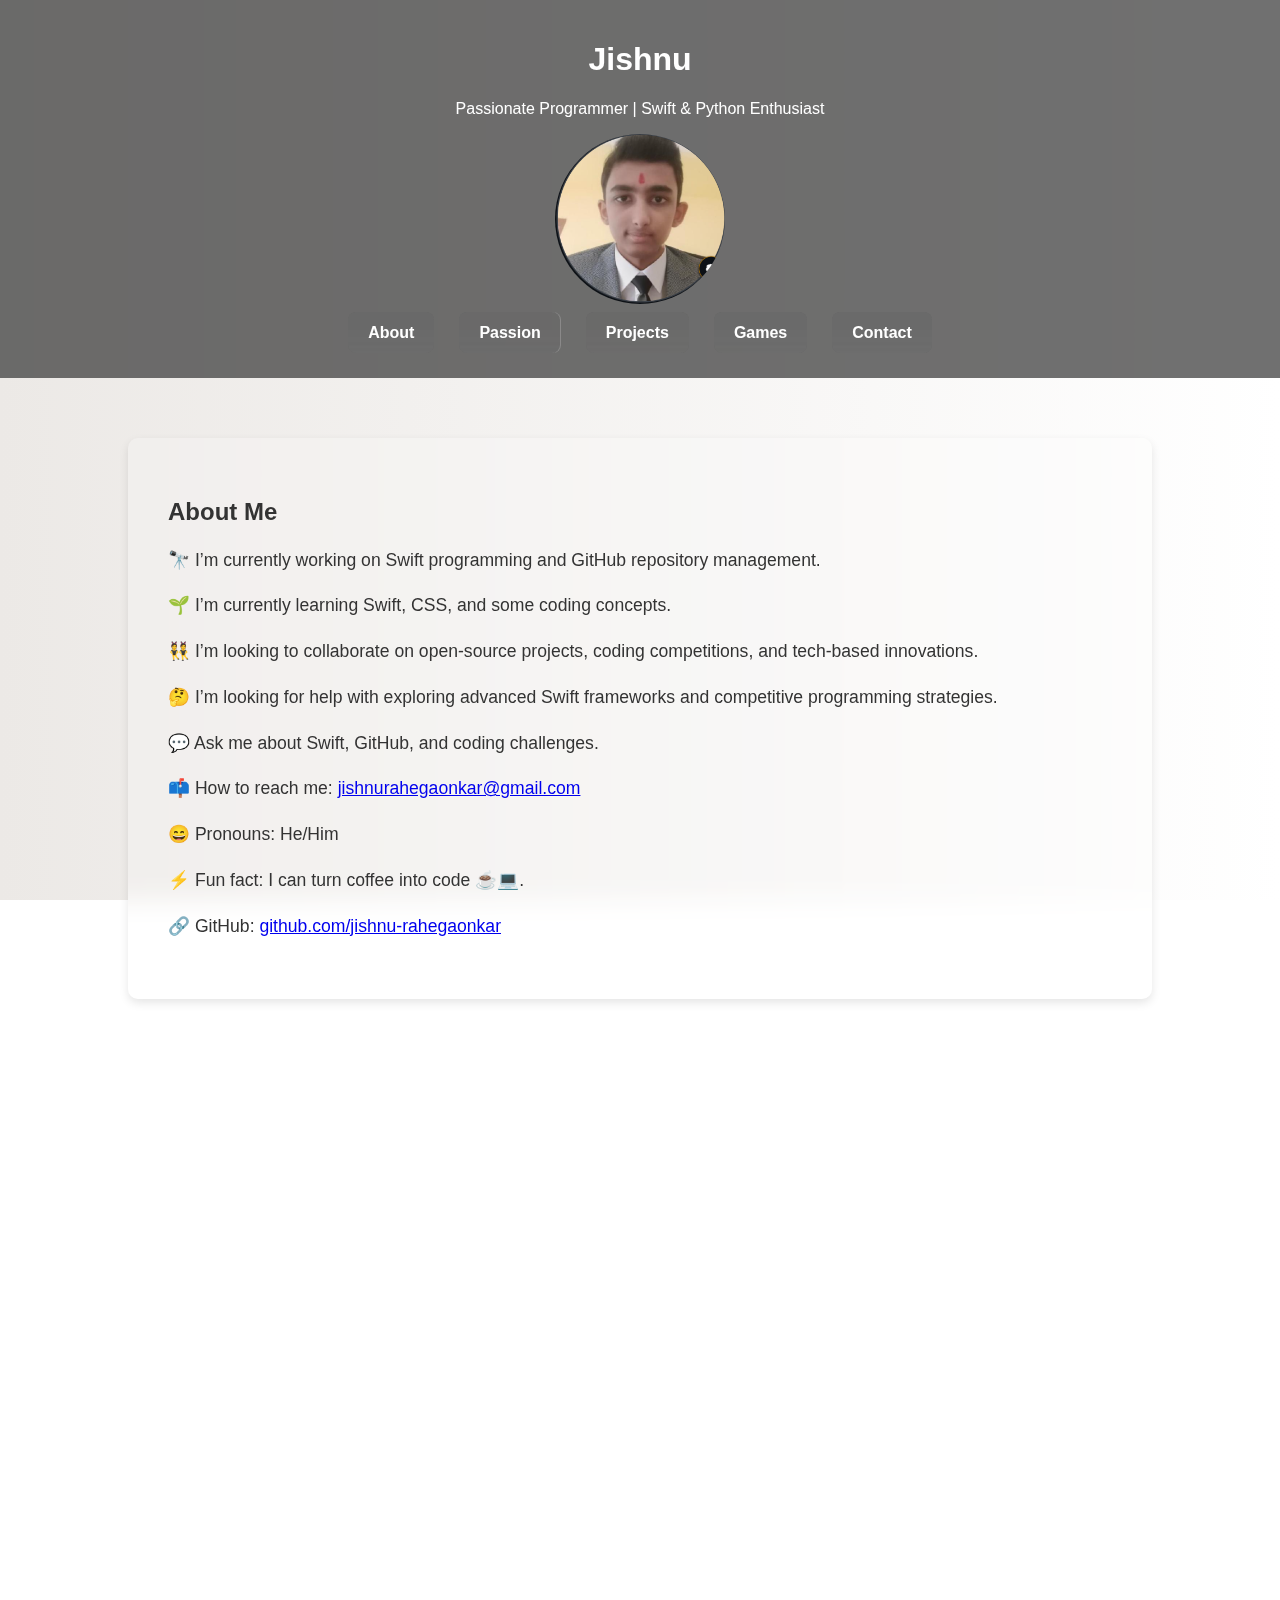
<file: index.html>
<!DOCTYPE html>
<html lang="en">
<head>
    <meta charset="UTF-8">
    <meta name="viewport" content="width=device-width, initial-scale=1.0">
    <title>Jishnu Ritesh Rahegaonkar | Developer | Hub </title>
    <link rel="stylesheet" href="style.css">
</head>
<body>
    <header>
       <h1 id="hero-name">Jishnu Ritesh Rahegaonkar</h1>

        <p>Passionate Programmer | Swift & Python Enthusiast</p>
        <img src="profile.png" alt="Profile Picture" class="profile-img">
        <nav>
            <ul>
                <li><a href="#about">About</a></li>
                <li><a href="#passion">Passion</a></li>
                <li><a href="#projects">Projects</a></li>
                <li><a href="#games">Games</a></li>
                <li><a href="#contact">Contact</a></li>
            </ul>
        </nav>
    </header>

    <section id="about" class="about">
        <h2>About Me</h2>
        <p>🔭 I’m currently working on Swift programming and GitHub repository management.</p>
        <p>🌱 I’m currently learning Swift, CSS, and some coding concepts.</p>
        <p>👯 I’m looking to collaborate on open-source projects, coding competitions, and tech-based innovations.</p>
        <p>🤔 I’m looking for help with exploring advanced Swift frameworks and competitive programming strategies.</p>
        <p>💬 Ask me about Swift, GitHub, and coding challenges.</p>
        <p>📫 How to reach me: <a href="mailto:jishnurahegaonkar@gmail.com">jishnurahegaonkar@gmail.com</a></p>
        <p>😄 Pronouns: He/Him</p>
        <p>⚡ Fun fact: I can turn coffee into code ☕💻.</p>
        <p>🔗 GitHub: <a href="https://github.com/jishnu-rahegaonkar" target="_blank">github.com/jishnu-rahegaonkar</a></p>
    </section>

    <!-- Passion Section -->
    <section id="passion">
        <h2>Passion</h2>
        <div class="passion-list">
            <div class="passion-item">
                <img src="passion/coding.png" alt="Coding">
                <h3>Coding</h3>
                <p>Love to solve problems and build projects using Swift & Python.</p>
            </div>
            <div class="passion-item">
                <img src="passion/webdevelopment.png" alt="Web Development">
                <h3>Web Development</h3>
                <p>Creating dynamic and interactive websites with HTML, CSS, and JavaScript.</p>
            </div>
            <div class="passion-item">
                <img src="passion/appdevelopment.png" alt="App Development">

                <h3>App Development</h3>
                <p>Building iOS apps using Swift and exploring new frameworks.</p>
            </div>
            <div class="passion-item">
                <img src="passion/problemsolving.png" alt="Problem Solving">
                <h3>Problem Solving</h3>
                <p>Participating in coding competitions and solving algorithmic challenges.</p>
            </div>
        </div>
    </section>

    <section id="projects">
        <h2>Projects</h2>
        <div class="project-list">
            <div class="project">
               <h3>Portfolio Website</h3>
               <p>A personal portfolio showcasing my projects and skills.</p>
            </div>
            <div class="project">
                <h3>Swift Project</h3>
                <p>A simple Swift-based Leap Year Checker.</p>
                <button onclick="window.open('https://www.jdoodle.com/ia/1Evi', '_blank')">Run Swift Project</button>
            </div>
            <div class="project">
                <h3>Python Calculator</h3>
                <p>A simple Python-based calculator for iOS.</p>
                <button id="open-calculator">Open Calculator</button>
            </div>
        </div>
    </section>

    <section id="games">
        <h2>Games</h2>
        <div class="project-list">
            <div class="project card">
                <h3>Snake Game</h3>
                <p>A classic snake game created using HTML, CSS, and JavaScript.</p>
                <button onclick="window.location.href='Games/snake.html'">🎮 Play Snake Game</button>
            </div>
            <div class="project card">
                <h3>Table Tennis Game</h3>
                <p>A fun table tennis game built using HTML and JavaScript.</p>
                <button onclick="window.location.href='Games/tabletennis.html'">🏓 Play Table Tennis</button>
            </div>
        </div>
    </section>

    <section id="contact" class="contact">
        <h2>Contact Me</h2>
        <p>Email: <a href="https://mail.google.com/mail/?view=cm&to=jishnurahegaonkar@gmail.com" target="_blank">jishnurahegaonkar@gmail.com</a></p>
        <p>GitHub: <a href="https://github.com/JishnuDevTech" target="_blank">JishnuDevTech</a></p>
    </section>

    <script src="script.js"></script>
</body>
</html>
</file>
<file: Games/snake.html>
<!DOCTYPE html>
<html>
<head>
  <title>Snake game</title>
  <style>
  html, body {
    height: 100%;
    margin: 0;
  }

  body {
    background: black;
    display: flex;
    align-items: center;
    justify-content: center;
  }
  canvas {
    border: 1px solid white;
  }
  </style>
</head>
<body>
<canvas width="400" height="400" id="game"></canvas>
<script>
var canvas = document.getElementById('game');
var context = canvas.getContext('2d');

var grid = 16;
var count = 0;
  
var snake = {
  x: 160,
  y: 160,
  
  // snake velocity. moves one grid length every frame in either the x or y direction
  dx: grid,
  dy: 0,
  
  // keep track of all grids the snake body occupies
  cells: [],
  
  // length of the snake. grows when eating an apple
  maxCells: 4
};
var apple = {
  x: 320,
  y: 320
};

// get random whole numbers in a specific range
// @see https://stackoverflow.com/a/1527820/2124254
function getRandomInt(min, max) {
  return Math.floor(Math.random() * (max - min)) + min;
}

// game loop
function loop() {
  requestAnimationFrame(loop);

  // slow game loop to 15 fps instead of 60 (60/15 = 4)
  if (++count < 4) {
    return;
  }

  count = 0;
  context.clearRect(0,0,canvas.width,canvas.height);

  // move snake by it's velocity
  snake.x += snake.dx;
  snake.y += snake.dy;

  // wrap snake position horizontally on edge of screen
  if (snake.x < 0) {
    snake.x = canvas.width - grid;
  }
  else if (snake.x >= canvas.width) {
    snake.x = 0;
  }
  
  // wrap snake position vertically on edge of screen
  if (snake.y < 0) {
    snake.y = canvas.height - grid;
  }
  else if (snake.y >= canvas.height) {
    snake.y = 0;
  }

  // keep track of where snake has been. front of the array is always the head
  snake.cells.unshift({x: snake.x, y: snake.y});

  // remove cells as we move away from them
  if (snake.cells.length > snake.maxCells) {
    snake.cells.pop();
  }

  // draw apple
  context.fillStyle = 'red';
  context.fillRect(apple.x, apple.y, grid-1, grid-1);

  // draw snake one cell at a time
  context.fillStyle = 'green';
  snake.cells.forEach(function(cell, index) {
    
    // drawing 1 px smaller than the grid creates a grid effect in the snake body so you can see how long it is
    context.fillRect(cell.x, cell.y, grid-1, grid-1);  

    // snake ate apple
    if (cell.x === apple.x && cell.y === apple.y) {
      snake.maxCells++;

      // canvas is 400x400 which is 25x25 grids 
      apple.x = getRandomInt(0, 25) * grid;
      apple.y = getRandomInt(0, 25) * grid;
    }

    // check collision with all cells after this one (modified bubble sort)
    for (var i = index + 1; i < snake.cells.length; i++) {
      
      // snake occupies same space as a body part. reset game
      if (cell.x === snake.cells[i].x && cell.y === snake.cells[i].y) {
        snake.x = 160;
        snake.y = 160;
        snake.cells = [];
        snake.maxCells = 4;
        snake.dx = grid;
        snake.dy = 0;

        apple.x = getRandomInt(0, 25) * grid;
        apple.y = getRandomInt(0, 25) * grid;
      }
    }
  });
}

// listen to keyboard events to move the snake
document.addEventListener('keydown', function(e) {
  // prevent snake from backtracking on itself by checking that it's 
  // not already moving on the same axis (pressing left while moving
  // left won't do anything, and pressing right while moving left
  // shouldn't let you collide with your own body)
  
  // left arrow key
  if (e.which === 37 && snake.dx === 0) {
    snake.dx = -grid;
    snake.dy = 0;
  }
  // up arrow key
  else if (e.which === 38 && snake.dy === 0) {
    snake.dy = -grid;
    snake.dx = 0;
  }
  // right arrow key
  else if (e.which === 39 && snake.dx === 0) {
    snake.dx = grid;
    snake.dy = 0;
  }
  // down arrow key
  else if (e.which === 40 && snake.dy === 0) {
    snake.dy = grid;
    snake.dx = 0;
  }
});

// start the game
requestAnimationFrame(loop);
</script>
</body>
</html>
</file>
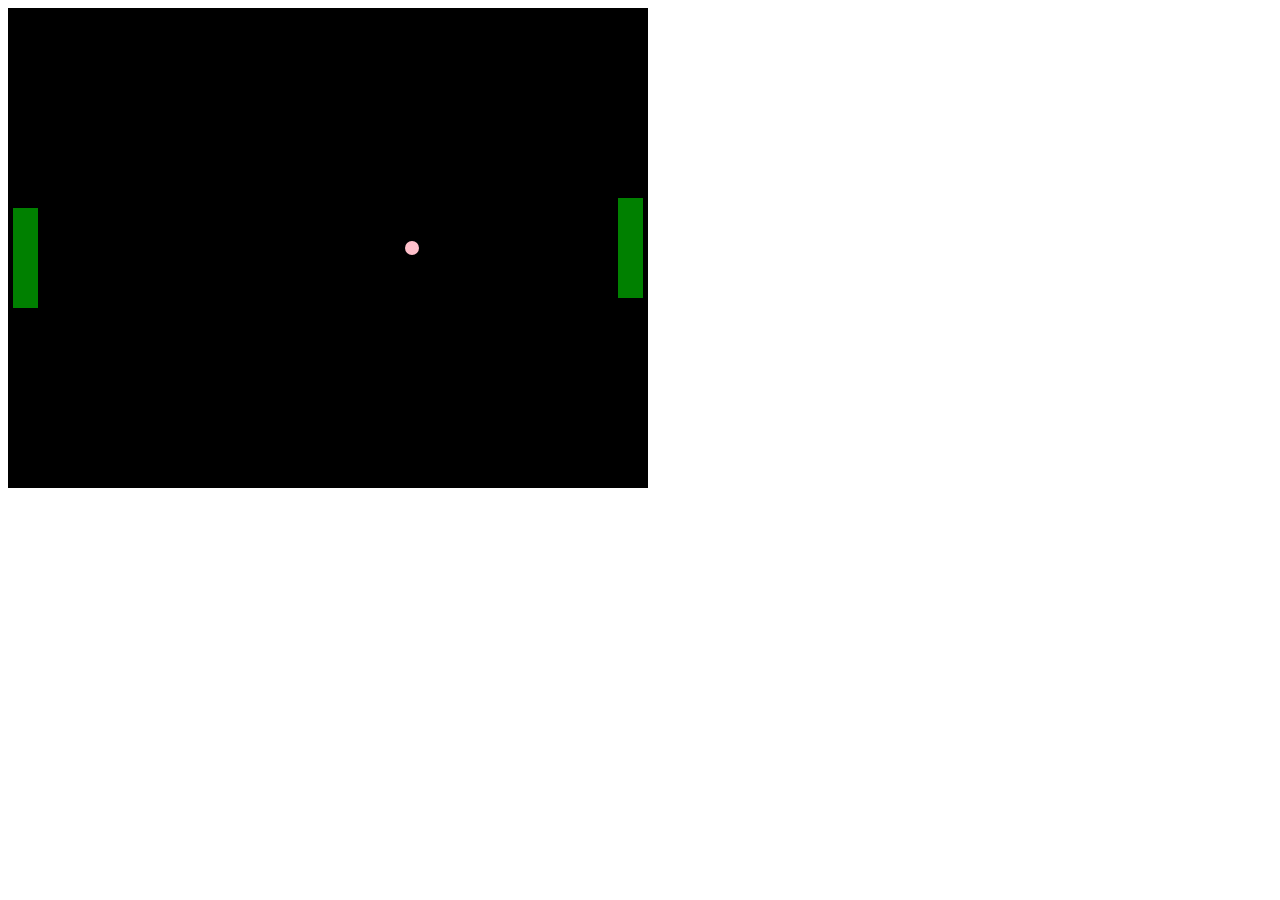
<file: Games/tabletennis.html>
<!DOCTYPE html>
<html>
<head>
    <title>Table Tennis</title>
</head>
<body>
    <canvas id="game" width="900" height="800"></canvas>
    <script>
        var canvas = document.getElementById("game");
        var ctx = canvas.getContext("2d");
        function paddle(x, y, width, height) {
            this.x = x;
            this.y = y;
            this.width = width;
            this.height = height;
            this.speedModifier = 0;
            this.hasCollidedWith = function(ball) {
                var paddleLeftWall = this.x;
                var paddleRightWall = this.x + this.width;
                var paddleTopWall = this.y;
                var paddleBottomWall = this.y + this.height;
                if(ball.x > paddleLeftWall 
                    && ball.x < paddleRightWall
                    && ball.y > paddleTopWall
                    && ball.y < paddleBottomWall) {
                    return true;
                }
                return false;
            };
            this.move = function(keyCode) {
                var nextY = this.y;
                if(keyCode == 40) {
                    nextY += 5;
                    this.speedModifer = 1.5;
                } else if(keyCode == 38) {
                    nextY += -5;
                    this.speedModifier = 1.5;
                } else {
                    this.speedModifier = 0;
                }
                nextY = nextY < 0 ? 0 : nextY;
                nextY = nextY + this.height > 480 ? 480 - this.height : nextY;
                this.y = nextY;
            };
        }
        var player = new paddle (5, 200, 25, 100);
        var ai = new paddle (610, 200, 25, 100);
        var ball = { x: 320, y: 240, radius: 7, xSpeed: 2, ySpeed: 0,
            reverseX: function() {
                this.xSpeed *= -1;
            },
            reverseY: function() {
                this.ySpeed *= -1;
            },
            reset: function () {
                this.x = 380;
                this.y = 280;
                this.xSpeed = 2;
                this.ySpeed = 0;
            },
            isBouncing: function() {
                return ball.ySpeed != 0;
            },
            modifyXSpeedBy: function(modification) {
                modification = this.xSpeed < 0 ? modification * -1 : modification;
                var nextValue = this.xSpeed + modification;
                nextValue = Math.abs(nextValue) > 9 ? 9 : nextValue;
                this.xSpeed = nextValue;
            },
            modifyYSpeedBy: function(modification) {
                modification = this.ySpeed < 0 ? modification * -1 : modification;
                this.ySpeed += modification;
            }
        };
        function tick() {
            updateGame();
            draw()
            window.setTimeout("tick()", 1000/60);
        }
        function updateGame() {
            ball.x += ball.xSpeed;
            ball.y += ball.ySpeed;
            if(ball.x < 0 || ball.x > 640) {
                ball.reset();
            }
            if(ball.y <= 0 || ball.y >= 480) {
                ball.reverseY();
            }
            var collidedWithPlayer = player.hasCollidedWith(ball);
            var collidedWithAi = ai.hasCollidedWith(ball);
            if(collidedWithPlayer || collidedWithAi) {
                ball.reverseX();
                ball.modifyXSpeedBy(0.55);
                var speedUpValue = collidedWithPlayer ? player.speedModifier : ai.speedModifier;
                ball.modifyYSpeedBy(speedUpValue);
            }
            for(var keyCode in heldDown) {
                player.move(keyCode);
            }
            var aiMiddle = ai.y + (ai.height / 2);
            if(aiMiddle < ball.y) {
                ai.move(40);
            }
            if(aiMiddle > ball.y) {
                ai.move(38);
            }

        }
        function draw() {
            ctx.fillStyle = "black";
            ctx.fillRect(0, 0, 640, 480);
            renderPaddle(player);
            renderPaddle(ai);
            renderBall(ball);
        }
        function renderPaddle(paddle) {
            ctx.fillStyle = "green";
            ctx.fillRect(paddle.x, paddle.y, paddle.width, paddle.height);
        }
        function renderBall(ball) {
            ctx.beginPath();
            ctx.arc(ball.x, ball.y, ball.radius, 0, 2 * Math.PI, false);
            ctx.fillStyle = "pink";
            ctx.fill();
        }
        var heldDown = {};
        window.addEventListener("keydown", function(keyInfo) { heldDown[event.keyCode] = true; }, false);
        window.addEventListener("keyup", function(keyInfo) { delete heldDown[event.keyCode]; }, false);
        tick();



    </script>
</body>
</html>
</file>
<file: style.css>
/* General Body and Layout */
body {
    font-family: Arial, sans-serif;
    margin: 0;
    padding: 0;
    background: linear-gradient(to right, #ece9e6, #ffffff); /* Soft Gradient */
    background-size: cover;
    background-attachment: fixed;
    color: #333;
}

/* Glassmorphism Effect */
.glass {
    background: rgba(255, 255, 255, 0.15); /* Super Transparent Glass */
    backdrop-filter: blur(15px); /* Blur Effect */
    box-shadow: 0 4px 10px rgba(0, 0, 0, 0.1);
    border-radius: 10px;
    border: 1px solid rgba(255, 255, 255, 0.2);
}

/* Profile Picture Fix */
header img {
    width: 170px;
    height: 170px;
    border-radius: 50%;
    object-fit: cover;
}

/* Header */
header {
    background-color: rgba(51, 51, 51, 0.7); /* Glass Effect */
    color: #fff;
    padding: 20px;
    text-align: center;
    backdrop-filter: blur(10px);
}

/* 🔥 Navbar (Updated with Fix) */
nav ul {
    list-style-type: none;
    padding: 0;
    display: flex;
    justify-content: center; /* Center the nav */
    gap: 25px; /* Added spacing between buttons */
}

nav ul li {
    display: inline;
}

nav ul li a {
    color: white;
    text-decoration: none;
    font-weight: bold;
    padding: 12px 20px; /* Added padding for better spacing */
    background: rgba(255, 255, 255, 0.2); /* Glass effect */
    border-radius: 8px;
    backdrop-filter: blur(10px);
    transition: all 0.3s ease-in-out;
}

nav ul li a:hover {
    background: rgba(255, 255, 255, 0.3); /* Slightly stronger glass effect */
    transform: scale(1.05); /* Smooth hover effect */
}

/* 🔥 Section Styling - Glass Premium Look */
section {
    margin: 60px 10%;
    padding: 40px;
    position: relative;
}

/* ✨ Apply Glass Effect to Sections */
#about, #projects, #games, #contact, #passion {
    background: rgba(255, 255, 255, 0.2);
    backdrop-filter: blur(12px);
    border-radius: 10px;
    box-shadow: 0 4px 10px rgba(0, 0, 0, 0.1);
    padding: 40px;
}

/* 📌 Divider Between Sections */
section:not(:last-child) {
    border-bottom: 2px solid rgba(255, 255, 255, 0.3);
    padding-bottom: 40px;
}

/* About Section */
.about p {
    font-size: 1.1em;
    line-height: 1.6;
}

/* Projects & Games Section */
.project-list {
    display: flex;
    justify-content: space-around;
    flex-wrap: wrap;
}

.project {
    background: rgba(255, 255, 255, 0.15); /* Glass for Projects */
    backdrop-filter: blur(15px);
    padding: 20px;
    margin: 10px;
    width: 280px;
    text-align: center;
    border-radius: 10px;
    box-shadow: 0 4px 8px rgba(0, 0, 0, 0.1);
    border: 1px solid rgba(255, 255, 255, 0.2);
}

/* Project Button */
.project button {
    background-color: rgba(76, 175, 80, 0.8);
    color: white;
    padding: 10px 20px;
    border: none;
    border-radius: 5px;
    cursor: pointer;
    font-size: 1.1em;
}

.project button:hover {
    background-color: rgba(69, 160, 73, 0.9);
}

/* 🌟 Passion Section (Fixed Layout & Animation) */
.passion-list {
    display: flex;
    flex-wrap: wrap;
    justify-content: center;
    gap: 20px;
    padding: 20px;
}

.passion-item {
    flex: 1 1 calc(50% - 40px); /* Two items per row */
    max-width: 300px;
    background: rgba(255, 255, 255, 0.2);
    backdrop-filter: blur(12px);
    padding: 20px;
    border-radius: 10px;
    box-shadow: 0 4px 8px rgba(0, 0, 0, 0.2);
    text-align: center;
    transition: transform 0.3s ease-in-out;
    border: 1px solid rgba(255, 255, 255, 0.2);
}

.passion-item img {
    width: 80px; /* Fixed icon size */
    height: 80px;
    object-fit: contain;
    margin-bottom: 10px;
}

.passion-item h3 {
    margin: 10px 0;
    font-size: 1.2em;
}

.passion-item:hover {
    transform: scale(1.05);
}

/* 📱 Mobile Responsive (Stacking Passion Items) */
@media (max-width: 768px) {
    .passion-item {
        flex: 1 1 100%; /* Stack items in one column */
    }
}

/* Contact Section */
.contact {
    text-align: center;
}

.contact a {
    color: #333;
    text-decoration: none;
}

.contact a:hover {
    text-decoration: underline;
}

/* Footer */
footer {
    background-color: rgba(51, 51, 51, 0.8); /* Glass Footer */
    color: #fff;
    padding: 20px;
    text-align: center;
    backdrop-filter: blur(8px);
}

/* Buttons */
button {
    font-size: 1.1em;
    padding: 10px 20px;
    background-color: #007BFF;
    color: white;
    border: none;
    border-radius: 5px;
    cursor: pointer;
    margin-top: 20px;
    transition: all 0.3s ease-in-out;
}

button:hover {
    background-color: #0056b3;
    transform: scale(1.05);
}

/* 🚀 Smooth Scroll */
html {
    scroll-behavior: smooth;
}

/* 📌 Responsive Design */
@media (max-width: 1024px) {
    section {
        margin: 40px 5%;
        padding: 30px;
    }
}

@media (max-width: 768px) {
    nav ul {
        flex-direction: column;
        align-items: center;
    }

    nav ul li {
        margin: 5px 0;
    }

    section {
        margin: 30px 5%;
        padding: 25px;
    }

    .project {
        width: 100%;
    }
}

@media (max-width: 480px) {
    header img {
        width: 140px;
        height: 140px;
    }

    h1 {
        font-size: 1.8em;
    }

    section {
        margin: 20px 5%;
        padding: 20px;
    }
}
</file>
